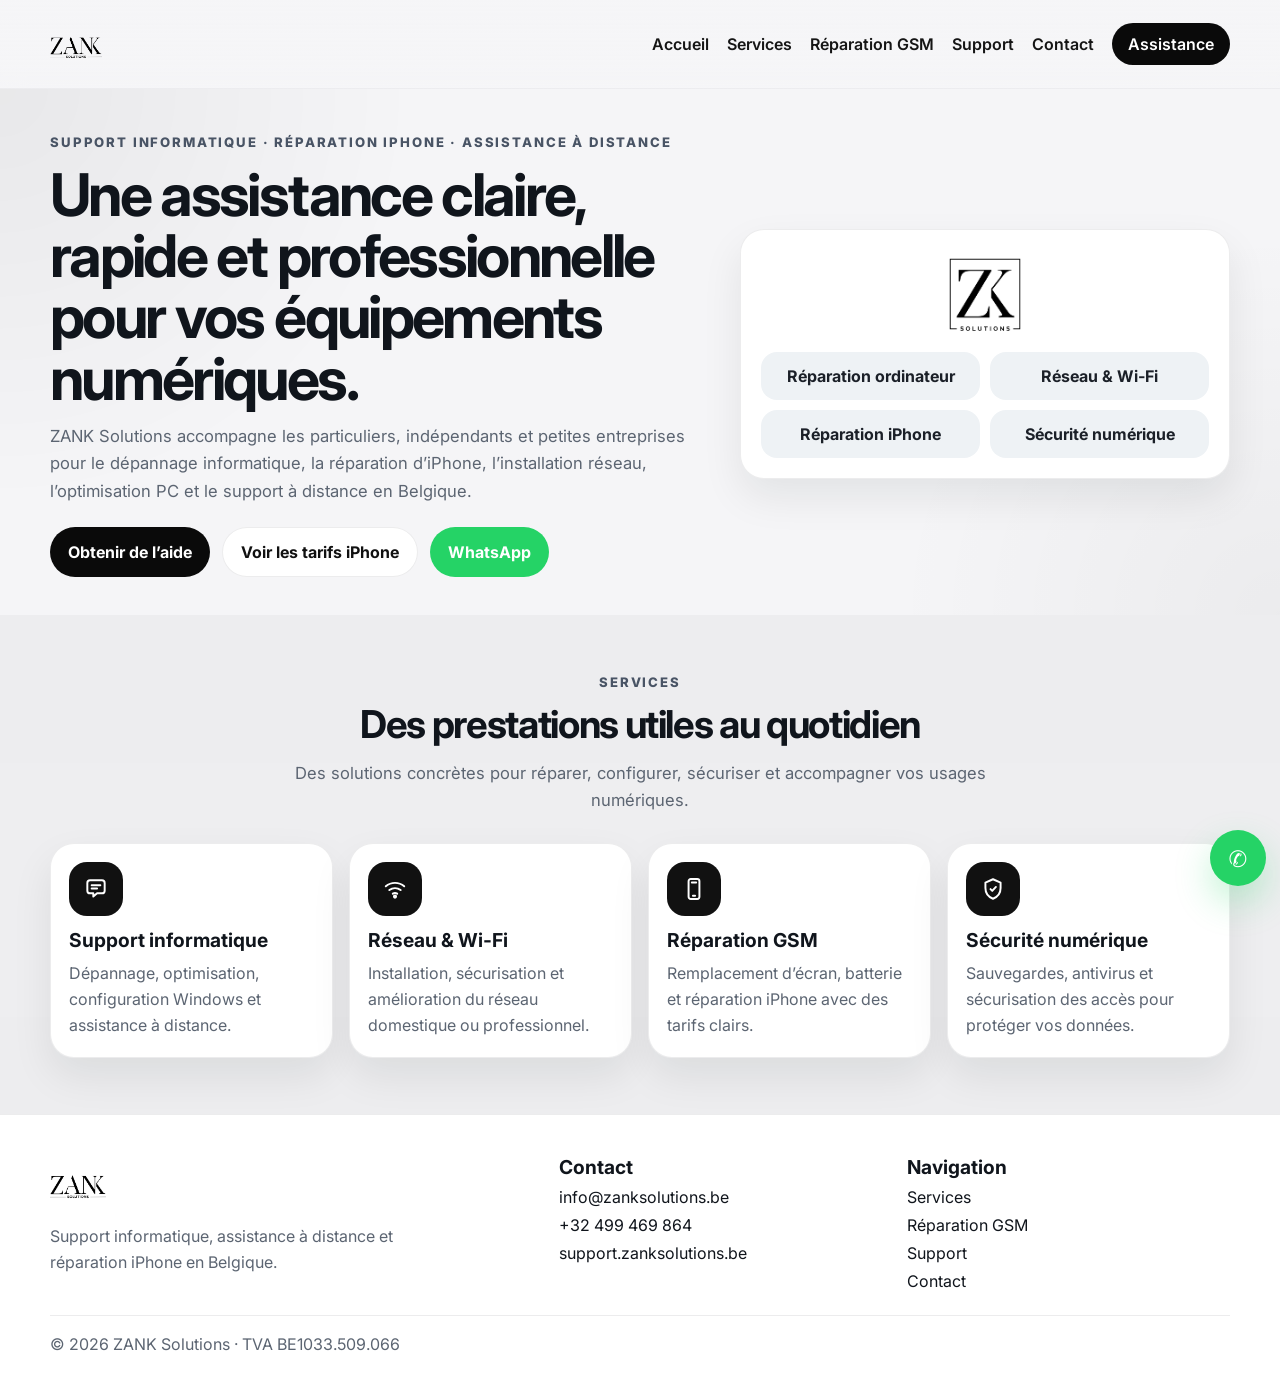
<file: index.html>
<!DOCTYPE html>
<html lang="fr">
<head>
<meta charset="UTF-8">
<meta name="viewport" content="width=device-width, initial-scale=1.0">
<meta name="theme-color" content="#0a0a0a">
<title>ZANK Solutions | Support informatique et réparation iPhone en Belgique</title>
<meta name="description" content="Support informatique, assistance à distance, réparation iPhone, installation réseau et dépannage en Belgique.">
<link rel="canonical" href="https://zanksolutions.be/">
<link rel="icon" type="image/png" href="assets/favicon.png">
<link rel="apple-touch-icon" href="assets/favicon.png">
<link rel="preconnect" href="https://fonts.googleapis.com">
<link rel="preconnect" href="https://fonts.gstatic.com" crossorigin>
<link href="https://fonts.googleapis.com/css2?family=Inter:wght@400;500;600;700;800&display=swap" rel="stylesheet">
<link rel="stylesheet" href="css/styles.css">
<script defer src="js/script.js"></script>
</head>
<body class="home-page">

<header class="site-header">
  <div class="container header-shell">
    <a class="brand" href="index.html" aria-label="Accueil ZANK Solutions">
      <img src="assets/logo-wordmark.png" alt="ZANK Solutions" class="brand-wordmark">
    </a>

    <button class="nav-toggle" type="button" aria-expanded="false" aria-controls="site-nav" aria-label="Ouvrir le menu">
      <span></span>
      <span></span>
      <span></span>
    </button>

    <nav id="site-nav" class="site-nav" aria-label="Navigation principale">
      <a href="index.html">Accueil</a>
      <a href="services.html">Services</a>
      <a href="reparation-gsm.html">Réparation GSM</a>
      <a href="support.html">Support</a>
      <a href="contact.html">Contact</a>
      <a href="support.html" class="nav-button">Assistance</a>
    </nav>
  </div>
</header>

<main>

<section class="hero-section">
  <div class="container hero-grid">
    <div class="hero-copy reveal">
      <span class="eyebrow">Support informatique · Réparation iPhone · Assistance à distance</span>
      <h1>Une assistance claire, rapide et professionnelle pour vos équipements numériques.</h1>
      <p>ZANK Solutions accompagne les particuliers, indépendants et petites entreprises pour le dépannage informatique, la réparation d’iPhone, l’installation réseau, l’optimisation PC et le support à distance en Belgique.</p>
      <div class="hero-actions">
        <a class="btn btn-dark" href="support.html">Obtenir de l’aide</a>
        <a class="btn btn-light" href="reparation-gsm.html">Voir les tarifs iPhone</a>
        <a class="btn btn-whatsapp" href="https://wa.me/32499469864" target="_blank" rel="noreferrer">WhatsApp</a>
      </div>
    </div>

    <div class="hero-panel reveal">
      <img src="assets/logo-mark.png" alt="Logo ZANK Solutions" class="hero-mark">
      <div class="badge-grid">
        <span>Réparation ordinateur</span>
        <span>Réseau & Wi‑Fi</span>
        <span>Réparation iPhone</span>
        <span>Sécurité numérique</span>
      </div>
    </div>
  </div>
</section>

<section class="section section-soft">
  <div class="container">
    <div class="section-header reveal">
      <span class="eyebrow">Services</span>
      <h2>Des prestations utiles au quotidien</h2>
      <p>Des solutions concrètes pour réparer, configurer, sécuriser et accompagner vos usages numériques.</p>
    </div>

    <div class="service-grid reveal">
      <article class="service-card">
        <div class="icon-pill"><svg viewBox="0 0 24 24" aria-hidden="true"><path d="M4 6.5A2.5 2.5 0 0 1 6.5 4h11A2.5 2.5 0 0 1 20 6.5v7A2.5 2.5 0 0 1 17.5 16H13l-3.5 3V16h-3A2.5 2.5 0 0 1 4 13.5z"/><path d="M8 8.5h8M8 11.5h5"/></svg></div>
        <h3>Support informatique</h3>
        <p>Dépannage, optimisation, configuration Windows et assistance à distance.</p>
      </article>
      <article class="service-card">
        <div class="icon-pill"><svg viewBox="0 0 24 24" aria-hidden="true"><path d="M3.5 9.5a13 13 0 0 1 17 0"/><path d="M6.8 13a8.5 8.5 0 0 1 10.4 0"/><path d="M10 16.3a3.9 3.9 0 0 1 4 0"/><circle cx="12" cy="19" r="1"/></svg></div>
        <h3>Réseau & Wi‑Fi</h3>
        <p>Installation, sécurisation et amélioration du réseau domestique ou professionnel.</p>
      </article>
      <article class="service-card">
        <div class="icon-pill"><svg viewBox="0 0 24 24" aria-hidden="true"><rect x="7" y="2.75" width="10" height="18.5" rx="2"/><path d="M10 6h4"/><path d="M11 18.25h2"/></svg></div>
        <h3>Réparation GSM</h3>
        <p>Remplacement d’écran, batterie et réparation iPhone avec des tarifs clairs.</p>
      </article>
      <article class="service-card">
        <div class="icon-pill"><svg viewBox="0 0 24 24" aria-hidden="true"><path d="M12 3l7 3.2v4.9c0 4.4-2.6 8.2-7 9.9-4.4-1.7-7-5.5-7-9.9V6.2z"/><path d="m9.7 12.1 1.6 1.6 3.4-3.6"/></svg></div>
        <h3>Sécurité numérique</h3>
        <p>Sauvegardes, antivirus et sécurisation des accès pour protéger vos données.</p>
      </article>
    </div>
  </div>
</section>

</main>

<footer class="site-footer">
  <div class="container footer-grid">
    <div class="footer-brand-block">
      <img src="assets/logo-wordmark.png" alt="ZANK Solutions" class="footer-wordmark">
      <p class="footer-text">Support informatique, assistance à distance et réparation iPhone en Belgique.</p>
    </div>

    <div>
      <h3>Contact</h3>
      <ul class="footer-links">
        <li><a href="mailto:info@zanksolutions.be">info@zanksolutions.be</a></li>
        <li><a href="tel:+32499469864">+32 499 469 864</a></li>
        <li><a href="https://support.zanksolutions.be" target="_blank" rel="noreferrer">support.zanksolutions.be</a></li>
      </ul>
    </div>

    <div>
      <h3>Navigation</h3>
      <ul class="footer-links">
        <li><a href="services.html">Services</a></li>
        <li><a href="reparation-gsm.html">Réparation GSM</a></li>
        <li><a href="support.html">Support</a></li>
        <li><a href="contact.html">Contact</a></li>
      </ul>
    </div>
  </div>
  <div class="container footer-bottom">© 2026 ZANK Solutions · TVA BE1033.509.066</div>
</footer>

<a class="whatsapp-float" href="https://wa.me/32499469864" target="_blank" rel="noreferrer" aria-label="Contacter ZANK Solutions sur WhatsApp">
  <span>✆</span>
</a>
</body>
</html>
</file>
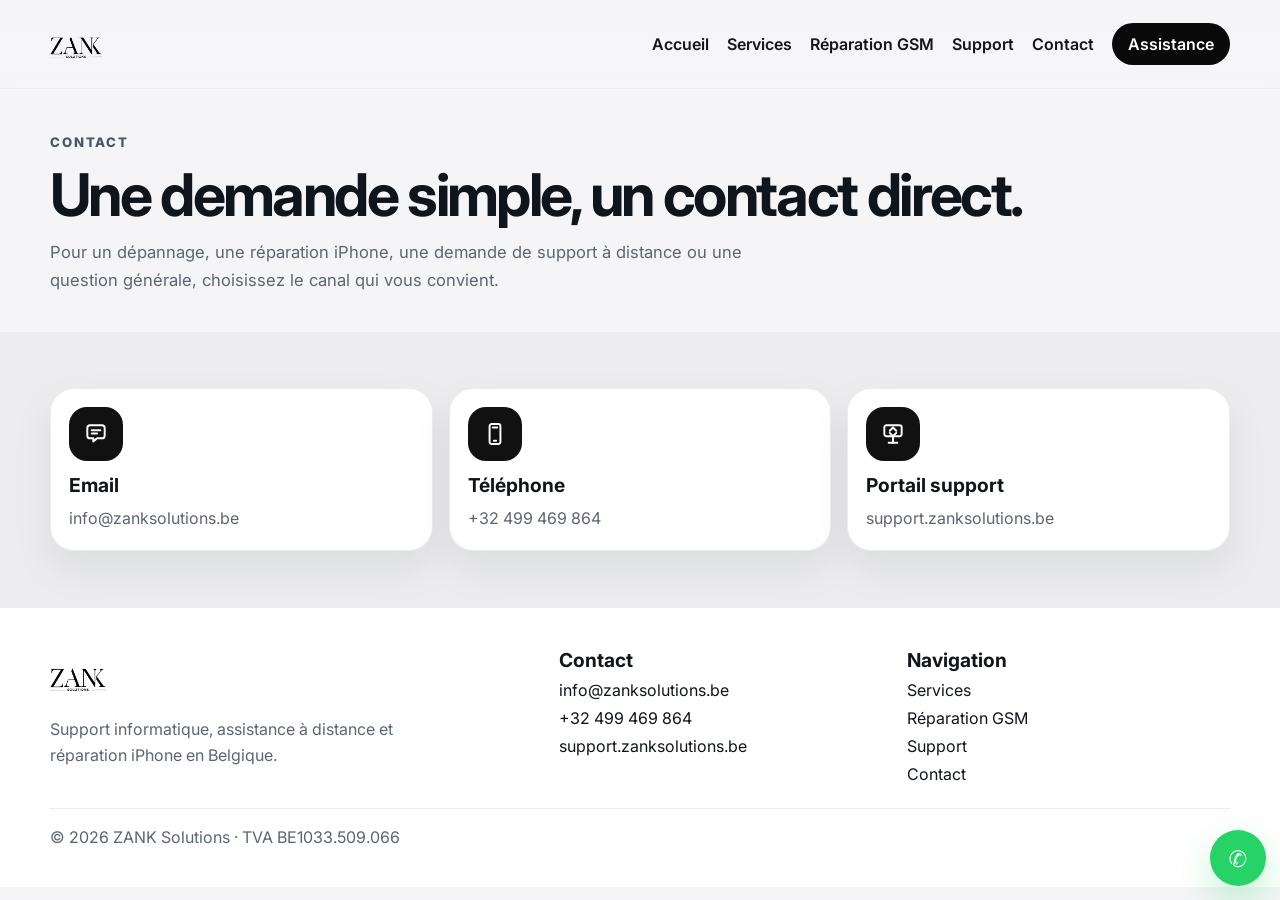
<file: contact.html>
<!DOCTYPE html>
<html lang="fr">
<head>
<meta charset="UTF-8">
<meta name="viewport" content="width=device-width, initial-scale=1.0">
<meta name="theme-color" content="#0a0a0a">
<title>Contact | ZANK Solutions</title>
<meta name="description" content="Contactez ZANK Solutions pour un dépannage, une réparation iPhone ou une assistance à distance.">
<link rel="canonical" href="https://zanksolutions.be/contact.html">
<link rel="icon" type="image/png" href="assets/favicon.png">
<link rel="apple-touch-icon" href="assets/favicon.png">
<link rel="preconnect" href="https://fonts.googleapis.com">
<link rel="preconnect" href="https://fonts.gstatic.com" crossorigin>
<link href="https://fonts.googleapis.com/css2?family=Inter:wght@400;500;600;700;800&display=swap" rel="stylesheet">
<link rel="stylesheet" href="css/styles.css">
<script defer src="js/script.js"></script>
</head>
<body class="contact-page">

<header class="site-header">
  <div class="container header-shell">
    <a class="brand" href="index.html" aria-label="Accueil ZANK Solutions">
      <img src="assets/logo-wordmark.png" alt="ZANK Solutions" class="brand-wordmark">
    </a>

    <button class="nav-toggle" type="button" aria-expanded="false" aria-controls="site-nav" aria-label="Ouvrir le menu">
      <span></span>
      <span></span>
      <span></span>
    </button>

    <nav id="site-nav" class="site-nav" aria-label="Navigation principale">
      <a href="index.html">Accueil</a>
      <a href="services.html">Services</a>
      <a href="reparation-gsm.html">Réparation GSM</a>
      <a href="support.html">Support</a>
      <a href="contact.html">Contact</a>
      <a href="support.html" class="nav-button">Assistance</a>
    </nav>
  </div>
</header>

<main>

<section class="page-hero">
  <div class="container reveal">
    <span class="eyebrow">Contact</span>
    <h1>Une demande simple, un contact direct.</h1>
    <p>Pour un dépannage, une réparation iPhone, une demande de support à distance ou une question générale, choisissez le canal qui vous convient.</p>
  </div>
</section>

<section class="section section-soft">
  <div class="container mini-grid reveal">
    <a class="mini-card" href="mailto:info@zanksolutions.be">
      <div class="icon-pill"><svg viewBox="0 0 24 24" aria-hidden="true"><path d="M4 6.5A2.5 2.5 0 0 1 6.5 4h11A2.5 2.5 0 0 1 20 6.5v7A2.5 2.5 0 0 1 17.5 16H13l-3.5 3V16h-3A2.5 2.5 0 0 1 4 13.5z"/><path d="M8 8.5h8M8 11.5h5"/></svg></div>
      <h3>Email</h3>
      <p>info@zanksolutions.be</p>
    </a>
    <a class="mini-card" href="tel:+32499469864">
      <div class="icon-pill"><svg viewBox="0 0 24 24" aria-hidden="true"><rect x="7" y="2.75" width="10" height="18.5" rx="2"/><path d="M10 6h4"/><path d="M11 18.25h2"/></svg></div>
      <h3>Téléphone</h3>
      <p>+32 499 469 864</p>
    </a>
    <a class="mini-card" href="https://support.zanksolutions.be" target="_blank" rel="noreferrer">
      <div class="icon-pill"><svg viewBox="0 0 24 24" aria-hidden="true"><rect x="4" y="4" width="16" height="10" rx="2"/><path d="M8 20h8"/><path d="M12 14v6"/><path d="m9 9 3-3 3 3"/><path d="m9 11 3 3 3-3"/></svg></div>
      <h3>Portail support</h3>
      <p>support.zanksolutions.be</p>
    </a>
  </div>
</section>

</main>

<footer class="site-footer">
  <div class="container footer-grid">
    <div class="footer-brand-block">
      <img src="assets/logo-wordmark.png" alt="ZANK Solutions" class="footer-wordmark">
      <p class="footer-text">Support informatique, assistance à distance et réparation iPhone en Belgique.</p>
    </div>

    <div>
      <h3>Contact</h3>
      <ul class="footer-links">
        <li><a href="mailto:info@zanksolutions.be">info@zanksolutions.be</a></li>
        <li><a href="tel:+32499469864">+32 499 469 864</a></li>
        <li><a href="https://support.zanksolutions.be" target="_blank" rel="noreferrer">support.zanksolutions.be</a></li>
      </ul>
    </div>

    <div>
      <h3>Navigation</h3>
      <ul class="footer-links">
        <li><a href="services.html">Services</a></li>
        <li><a href="reparation-gsm.html">Réparation GSM</a></li>
        <li><a href="support.html">Support</a></li>
        <li><a href="contact.html">Contact</a></li>
      </ul>
    </div>
  </div>
  <div class="container footer-bottom">© 2026 ZANK Solutions · TVA BE1033.509.066</div>
</footer>

<a class="whatsapp-float" href="https://wa.me/32499469864" target="_blank" rel="noreferrer" aria-label="Contacter ZANK Solutions sur WhatsApp">
  <span>✆</span>
</a>
</body>
</html>
</file>
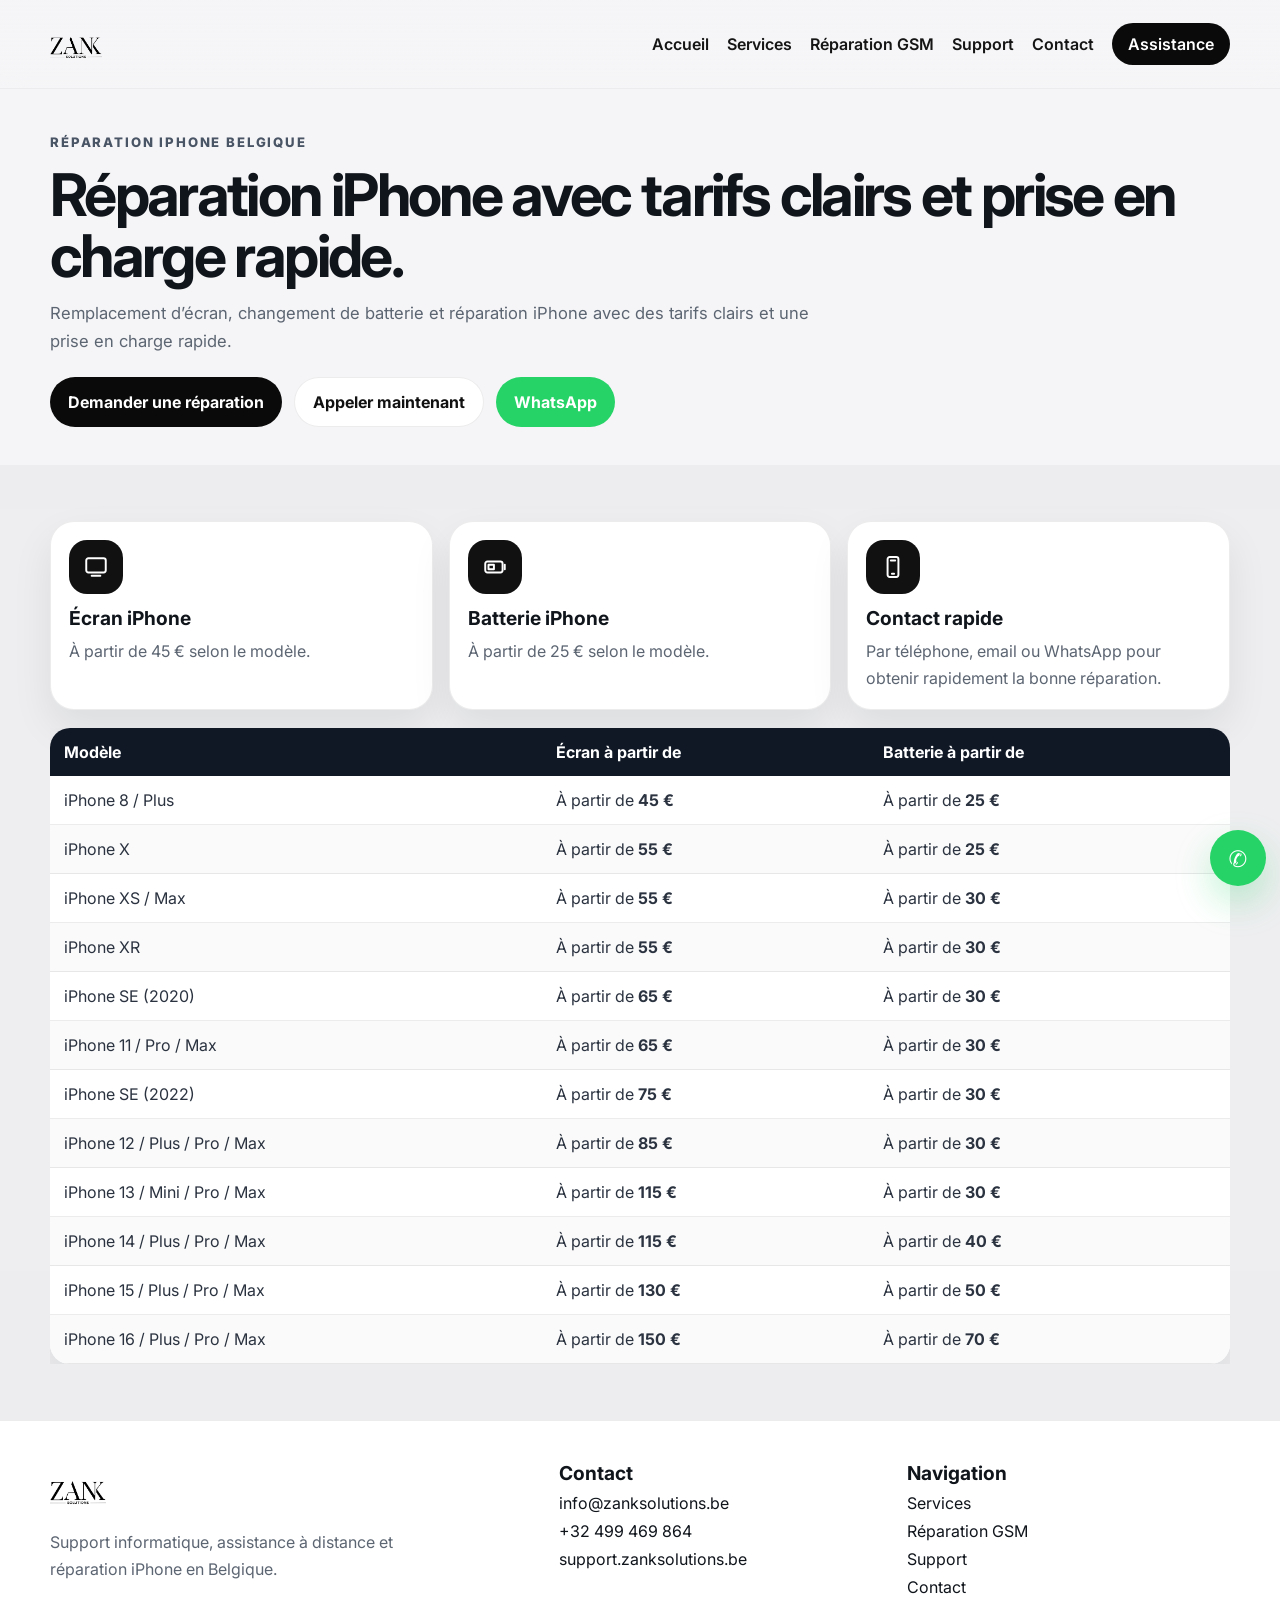
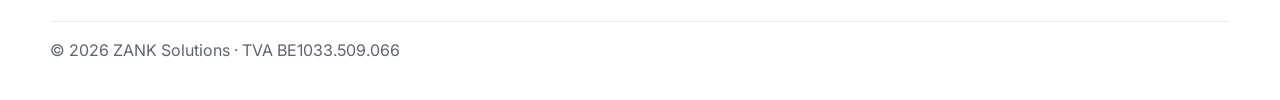
<file: reparation-gsm.html>
<!DOCTYPE html>
<html lang="fr">
<head>
<meta charset="UTF-8">
<meta name="viewport" content="width=device-width, initial-scale=1.0">
<meta name="theme-color" content="#0a0a0a">
<title>Réparation iPhone en Belgique | ZANK Solutions</title>
<meta name="description" content="Réparation iPhone en Belgique : remplacement d’écran, batterie et tarifs clairs.">
<link rel="canonical" href="https://zanksolutions.be/reparation-gsm.html">
<link rel="icon" type="image/png" href="assets/favicon.png">
<link rel="apple-touch-icon" href="assets/favicon.png">
<link rel="preconnect" href="https://fonts.googleapis.com">
<link rel="preconnect" href="https://fonts.gstatic.com" crossorigin>
<link href="https://fonts.googleapis.com/css2?family=Inter:wght@400;500;600;700;800&display=swap" rel="stylesheet">
<link rel="stylesheet" href="css/styles.css">
<script defer src="js/script.js"></script>
</head>
<body class="repair-page">

<header class="site-header">
  <div class="container header-shell">
    <a class="brand" href="index.html" aria-label="Accueil ZANK Solutions">
      <img src="assets/logo-wordmark.png" alt="ZANK Solutions" class="brand-wordmark">
    </a>

    <button class="nav-toggle" type="button" aria-expanded="false" aria-controls="site-nav" aria-label="Ouvrir le menu">
      <span></span>
      <span></span>
      <span></span>
    </button>

    <nav id="site-nav" class="site-nav" aria-label="Navigation principale">
      <a href="index.html">Accueil</a>
      <a href="services.html">Services</a>
      <a href="reparation-gsm.html">Réparation GSM</a>
      <a href="support.html">Support</a>
      <a href="contact.html">Contact</a>
      <a href="support.html" class="nav-button">Assistance</a>
    </nav>
  </div>
</header>

<main>

<section class="page-hero">
  <div class="container reveal">
    <span class="eyebrow">Réparation iPhone Belgique</span>
    <h1>Réparation iPhone avec tarifs clairs et prise en charge rapide.</h1>
    <p>Remplacement d’écran, changement de batterie et réparation iPhone avec des tarifs clairs et une prise en charge rapide.</p>
    <div class="hero-actions">
      <a class="btn btn-dark" href="contact.html">Demander une réparation</a>
      <a class="btn btn-light" href="tel:+32499469864">Appeler maintenant</a>
      <a class="btn btn-whatsapp" href="https://wa.me/32499469864" target="_blank" rel="noreferrer">WhatsApp</a>
    </div>
  </div>
</section>

<section class="section section-soft">
  <div class="container mini-grid reveal">
    <article class="mini-card">
      <div class="icon-pill"><svg viewBox="0 0 24 24" aria-hidden="true"><rect x="3" y="4" width="18" height="13" rx="2"/><path d="M8 20h8"/></svg></div>
      <h3>Écran iPhone</h3>
      <p>À partir de 45 € selon le modèle.</p>
    </article>
    <article class="mini-card">
      <div class="icon-pill"><svg viewBox="0 0 24 24" aria-hidden="true"><rect x="3" y="7" width="16" height="10" rx="2"/><path d="M21 10v4"/><path d="M6 10h5v4H6z"/></svg></div>
      <h3>Batterie iPhone</h3>
      <p>À partir de 25 € selon le modèle.</p>
    </article>
    <article class="mini-card">
      <div class="icon-pill"><svg viewBox="0 0 24 24" aria-hidden="true"><rect x="7" y="2.75" width="10" height="18.5" rx="2"/><path d="M10 6h4"/><path d="M11 18.25h2"/></svg></div>
      <h3>Contact rapide</h3>
      <p>Par téléphone, email ou WhatsApp pour obtenir rapidement la bonne réparation.</p>
    </article>
  </div>

  <div class="container table-shell reveal">
    <table class="pricing-table">
      <thead>
        <tr>
          <th>Modèle</th>
          <th>Écran à partir de</th>
          <th>Batterie à partir de</th>
        </tr>
      </thead>
      <tbody>
        <tr><td>iPhone 8 / Plus</td><td>À partir de <strong>45 €</strong></td><td>À partir de <strong>25 €</strong></td></tr>
<tr><td>iPhone X</td><td>À partir de <strong>55 €</strong></td><td>À partir de <strong>25 €</strong></td></tr>
<tr><td>iPhone XS / Max</td><td>À partir de <strong>55 €</strong></td><td>À partir de <strong>30 €</strong></td></tr>
<tr><td>iPhone XR</td><td>À partir de <strong>55 €</strong></td><td>À partir de <strong>30 €</strong></td></tr>
<tr><td>iPhone SE (2020)</td><td>À partir de <strong>65 €</strong></td><td>À partir de <strong>30 €</strong></td></tr>
<tr><td>iPhone 11 / Pro / Max</td><td>À partir de <strong>65 €</strong></td><td>À partir de <strong>30 €</strong></td></tr>
<tr><td>iPhone SE (2022)</td><td>À partir de <strong>75 €</strong></td><td>À partir de <strong>30 €</strong></td></tr>
<tr><td>iPhone 12 / Plus / Pro / Max</td><td>À partir de <strong>85 €</strong></td><td>À partir de <strong>30 €</strong></td></tr>
<tr><td>iPhone 13 / Mini / Pro / Max</td><td>À partir de <strong>115 €</strong></td><td>À partir de <strong>30 €</strong></td></tr>
<tr><td>iPhone 14 / Plus / Pro / Max</td><td>À partir de <strong>115 €</strong></td><td>À partir de <strong>40 €</strong></td></tr>
<tr><td>iPhone 15 / Plus / Pro / Max</td><td>À partir de <strong>130 €</strong></td><td>À partir de <strong>50 €</strong></td></tr>
<tr><td>iPhone 16 / Plus / Pro / Max</td><td>À partir de <strong>150 €</strong></td><td>À partir de <strong>70 €</strong></td></tr>
      </tbody>
    </table>
  </div>
</section>

</main>

<footer class="site-footer">
  <div class="container footer-grid">
    <div class="footer-brand-block">
      <img src="assets/logo-wordmark.png" alt="ZANK Solutions" class="footer-wordmark">
      <p class="footer-text">Support informatique, assistance à distance et réparation iPhone en Belgique.</p>
    </div>

    <div>
      <h3>Contact</h3>
      <ul class="footer-links">
        <li><a href="mailto:info@zanksolutions.be">info@zanksolutions.be</a></li>
        <li><a href="tel:+32499469864">+32 499 469 864</a></li>
        <li><a href="https://support.zanksolutions.be" target="_blank" rel="noreferrer">support.zanksolutions.be</a></li>
      </ul>
    </div>

    <div>
      <h3>Navigation</h3>
      <ul class="footer-links">
        <li><a href="services.html">Services</a></li>
        <li><a href="reparation-gsm.html">Réparation GSM</a></li>
        <li><a href="support.html">Support</a></li>
        <li><a href="contact.html">Contact</a></li>
      </ul>
    </div>
  </div>
  <div class="container footer-bottom">© 2026 ZANK Solutions · TVA BE1033.509.066</div>
</footer>

<a class="whatsapp-float" href="https://wa.me/32499469864" target="_blank" rel="noreferrer" aria-label="Contacter ZANK Solutions sur WhatsApp">
  <span>✆</span>
</a>
</body>
</html>
</file>
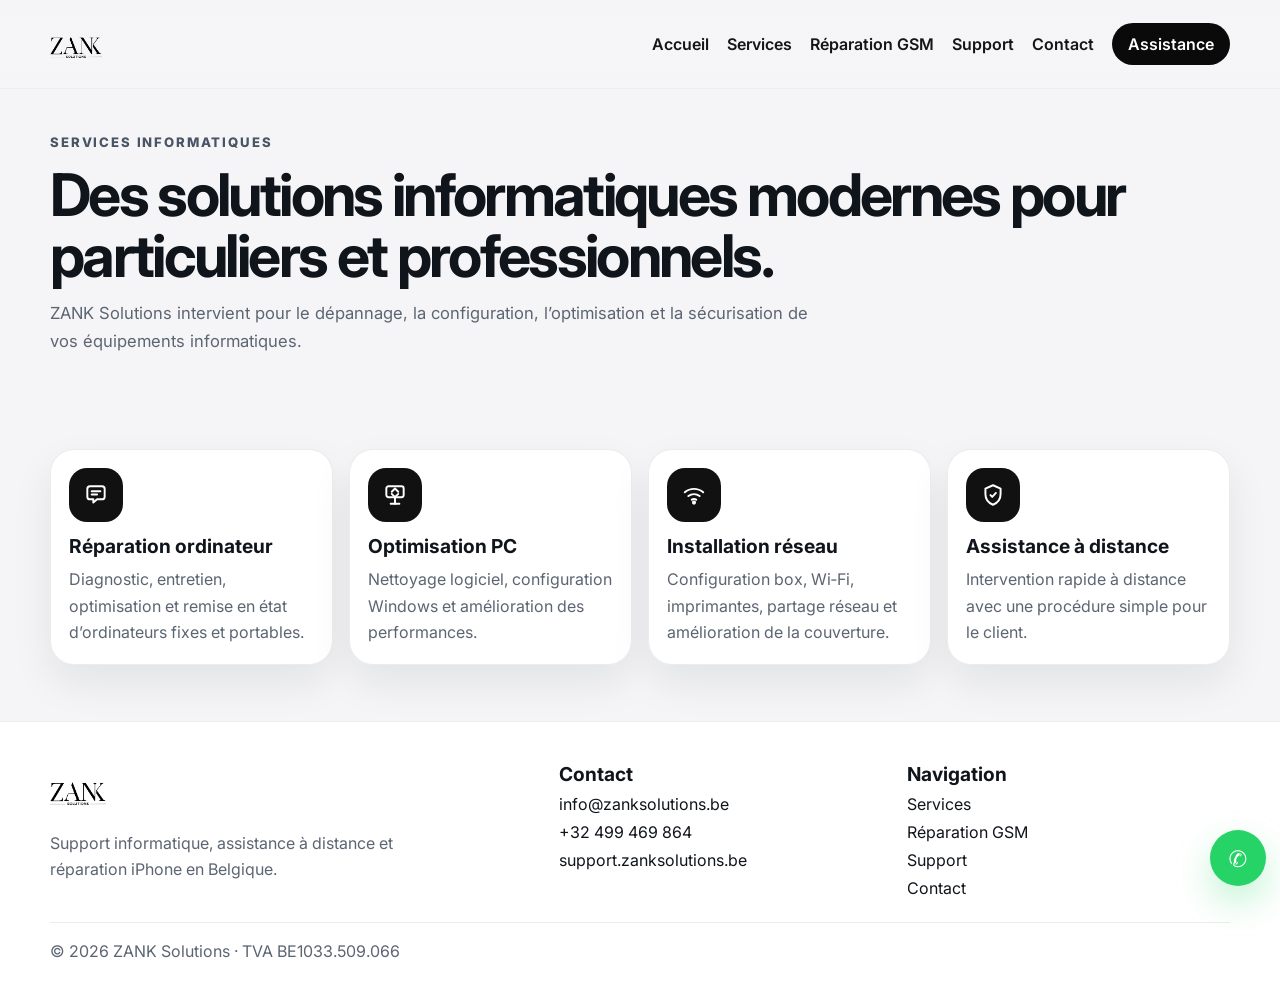
<file: services.html>
<!DOCTYPE html>
<html lang="fr">
<head>
<meta charset="UTF-8">
<meta name="viewport" content="width=device-width, initial-scale=1.0">
<meta name="theme-color" content="#0a0a0a">
<title>Services informatiques | ZANK Solutions</title>
<meta name="description" content="Support informatique, optimisation PC, réseau, sécurité numérique et assistance à distance en Belgique.">
<link rel="canonical" href="https://zanksolutions.be/services.html">
<link rel="icon" type="image/png" href="assets/favicon.png">
<link rel="apple-touch-icon" href="assets/favicon.png">
<link rel="preconnect" href="https://fonts.googleapis.com">
<link rel="preconnect" href="https://fonts.gstatic.com" crossorigin>
<link href="https://fonts.googleapis.com/css2?family=Inter:wght@400;500;600;700;800&display=swap" rel="stylesheet">
<link rel="stylesheet" href="css/styles.css">
<script defer src="js/script.js"></script>
</head>
<body class="services-page">

<header class="site-header">
  <div class="container header-shell">
    <a class="brand" href="index.html" aria-label="Accueil ZANK Solutions">
      <img src="assets/logo-wordmark.png" alt="ZANK Solutions" class="brand-wordmark">
    </a>

    <button class="nav-toggle" type="button" aria-expanded="false" aria-controls="site-nav" aria-label="Ouvrir le menu">
      <span></span>
      <span></span>
      <span></span>
    </button>

    <nav id="site-nav" class="site-nav" aria-label="Navigation principale">
      <a href="index.html">Accueil</a>
      <a href="services.html">Services</a>
      <a href="reparation-gsm.html">Réparation GSM</a>
      <a href="support.html">Support</a>
      <a href="contact.html">Contact</a>
      <a href="support.html" class="nav-button">Assistance</a>
    </nav>
  </div>
</header>

<main>

<section class="page-hero">
  <div class="container reveal">
    <span class="eyebrow">Services informatiques</span>
    <h1>Des solutions informatiques modernes pour particuliers et professionnels.</h1>
    <p>ZANK Solutions intervient pour le dépannage, la configuration, l’optimisation et la sécurisation de vos équipements informatiques.</p>
  </div>
</section>

<section class="section">
  <div class="container service-grid reveal">
    <article class="service-card">
      <div class="icon-pill"><svg viewBox="0 0 24 24" aria-hidden="true"><path d="M4 6.5A2.5 2.5 0 0 1 6.5 4h11A2.5 2.5 0 0 1 20 6.5v7A2.5 2.5 0 0 1 17.5 16H13l-3.5 3V16h-3A2.5 2.5 0 0 1 4 13.5z"/><path d="M8 8.5h8M8 11.5h5"/></svg></div>
      <h3>Réparation ordinateur</h3>
      <p>Diagnostic, entretien, optimisation et remise en état d’ordinateurs fixes et portables.</p>
    </article>
    <article class="service-card">
      <div class="icon-pill"><svg viewBox="0 0 24 24" aria-hidden="true"><rect x="4" y="4" width="16" height="10" rx="2"/><path d="M8 20h8"/><path d="M12 14v6"/><path d="m9 9 3-3 3 3"/><path d="m9 11 3 3 3-3"/></svg></div>
      <h3>Optimisation PC</h3>
      <p>Nettoyage logiciel, configuration Windows et amélioration des performances.</p>
    </article>
    <article class="service-card">
      <div class="icon-pill"><svg viewBox="0 0 24 24" aria-hidden="true"><path d="M3.5 9.5a13 13 0 0 1 17 0"/><path d="M6.8 13a8.5 8.5 0 0 1 10.4 0"/><path d="M10 16.3a3.9 3.9 0 0 1 4 0"/><circle cx="12" cy="19" r="1"/></svg></div>
      <h3>Installation réseau</h3>
      <p>Configuration box, Wi‑Fi, imprimantes, partage réseau et amélioration de la couverture.</p>
    </article>
    <article class="service-card">
      <div class="icon-pill"><svg viewBox="0 0 24 24" aria-hidden="true"><path d="M12 3l7 3.2v4.9c0 4.4-2.6 8.2-7 9.9-4.4-1.7-7-5.5-7-9.9V6.2z"/><path d="m9.7 12.1 1.6 1.6 3.4-3.6"/></svg></div>
      <h3>Assistance à distance</h3>
      <p>Intervention rapide à distance avec une procédure simple pour le client.</p>
    </article>
  </div>
</section>

</main>

<footer class="site-footer">
  <div class="container footer-grid">
    <div class="footer-brand-block">
      <img src="assets/logo-wordmark.png" alt="ZANK Solutions" class="footer-wordmark">
      <p class="footer-text">Support informatique, assistance à distance et réparation iPhone en Belgique.</p>
    </div>

    <div>
      <h3>Contact</h3>
      <ul class="footer-links">
        <li><a href="mailto:info@zanksolutions.be">info@zanksolutions.be</a></li>
        <li><a href="tel:+32499469864">+32 499 469 864</a></li>
        <li><a href="https://support.zanksolutions.be" target="_blank" rel="noreferrer">support.zanksolutions.be</a></li>
      </ul>
    </div>

    <div>
      <h3>Navigation</h3>
      <ul class="footer-links">
        <li><a href="services.html">Services</a></li>
        <li><a href="reparation-gsm.html">Réparation GSM</a></li>
        <li><a href="support.html">Support</a></li>
        <li><a href="contact.html">Contact</a></li>
      </ul>
    </div>
  </div>
  <div class="container footer-bottom">© 2026 ZANK Solutions · TVA BE1033.509.066</div>
</footer>

<a class="whatsapp-float" href="https://wa.me/32499469864" target="_blank" rel="noreferrer" aria-label="Contacter ZANK Solutions sur WhatsApp">
  <span>✆</span>
</a>
</body>
</html>
</file>
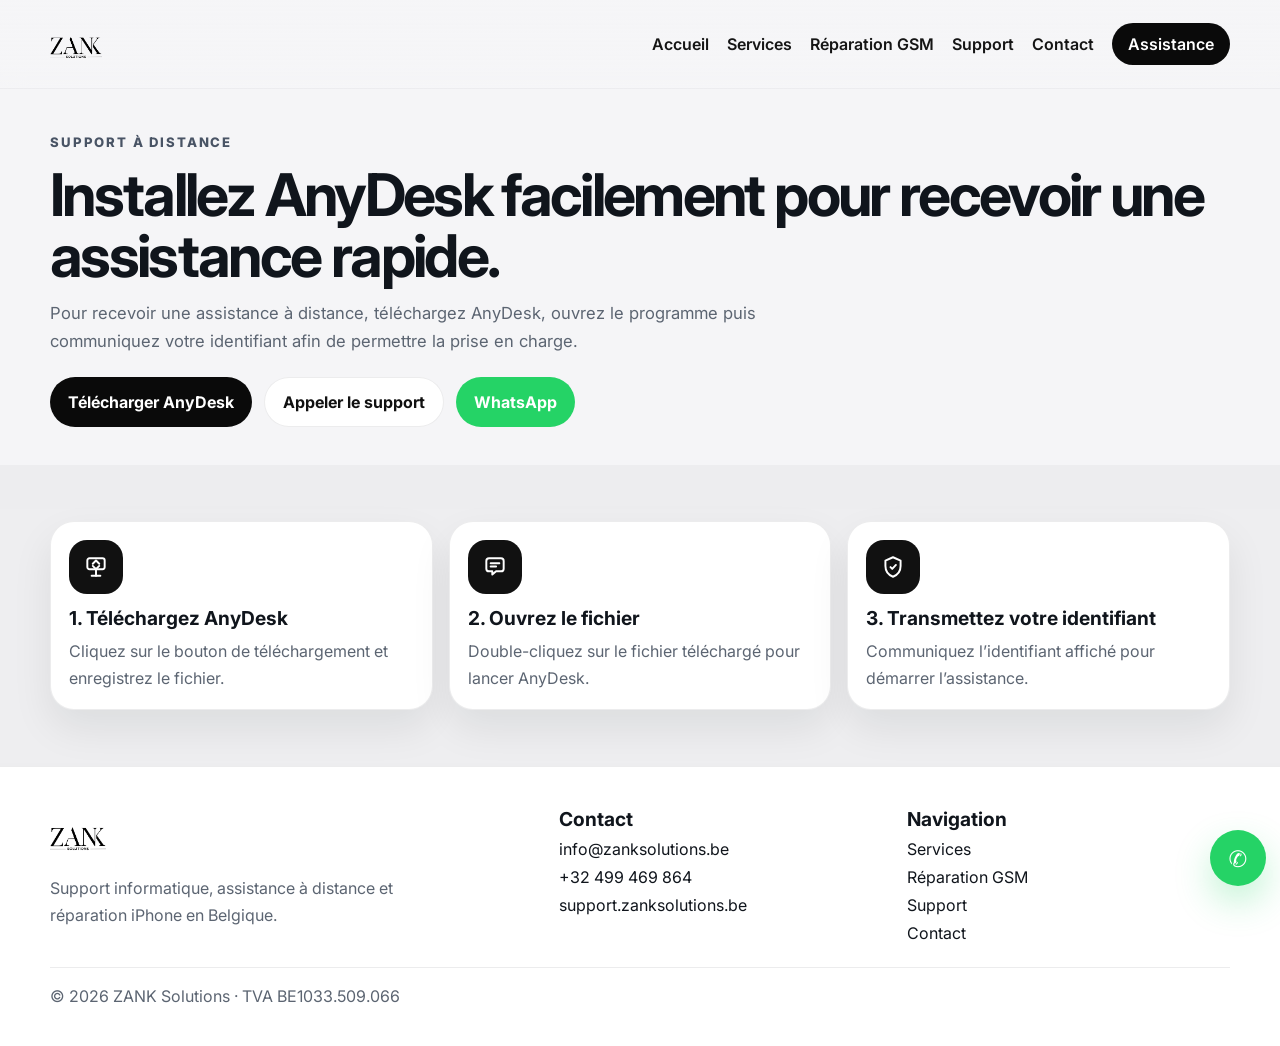
<file: support.html>
<!DOCTYPE html>
<html lang="fr">
<head>
<meta charset="UTF-8">
<meta name="viewport" content="width=device-width, initial-scale=1.0">
<meta name="theme-color" content="#0a0a0a">
<title>Support à distance | ZANK Solutions</title>
<meta name="description" content="Installez AnyDesk simplement pour recevoir une assistance à distance rapide.">
<link rel="canonical" href="https://zanksolutions.be/support.html">
<link rel="icon" type="image/png" href="assets/favicon.png">
<link rel="apple-touch-icon" href="assets/favicon.png">
<link rel="preconnect" href="https://fonts.googleapis.com">
<link rel="preconnect" href="https://fonts.gstatic.com" crossorigin>
<link href="https://fonts.googleapis.com/css2?family=Inter:wght@400;500;600;700;800&display=swap" rel="stylesheet">
<link rel="stylesheet" href="css/styles.css">
<script defer src="js/script.js"></script>
</head>
<body class="support-page">

<header class="site-header">
  <div class="container header-shell">
    <a class="brand" href="index.html" aria-label="Accueil ZANK Solutions">
      <img src="assets/logo-wordmark.png" alt="ZANK Solutions" class="brand-wordmark">
    </a>

    <button class="nav-toggle" type="button" aria-expanded="false" aria-controls="site-nav" aria-label="Ouvrir le menu">
      <span></span>
      <span></span>
      <span></span>
    </button>

    <nav id="site-nav" class="site-nav" aria-label="Navigation principale">
      <a href="index.html">Accueil</a>
      <a href="services.html">Services</a>
      <a href="reparation-gsm.html">Réparation GSM</a>
      <a href="support.html">Support</a>
      <a href="contact.html">Contact</a>
      <a href="support.html" class="nav-button">Assistance</a>
    </nav>
  </div>
</header>

<main>

<section class="page-hero">
  <div class="container reveal">
    <span class="eyebrow">Support à distance</span>
    <h1>Installez AnyDesk facilement pour recevoir une assistance rapide.</h1>
    <p>Pour recevoir une assistance à distance, téléchargez AnyDesk, ouvrez le programme puis communiquez votre identifiant afin de permettre la prise en charge.</p>
    <div class="hero-actions">
      <a class="btn btn-dark" href="https://anydesk.com/fr/downloads" target="_blank" rel="noreferrer">Télécharger AnyDesk</a>
      <a class="btn btn-light" href="tel:+32499469864">Appeler le support</a>
      <a class="btn btn-whatsapp" href="https://wa.me/32499469864" target="_blank" rel="noreferrer">WhatsApp</a>
    </div>
  </div>
</section>

<section class="section section-soft">
  <div class="container mini-grid reveal">
    <article class="mini-card">
      <div class="icon-pill"><svg viewBox="0 0 24 24" aria-hidden="true"><rect x="4" y="4" width="16" height="10" rx="2"/><path d="M8 20h8"/><path d="M12 14v6"/><path d="m9 9 3-3 3 3"/><path d="m9 11 3 3 3-3"/></svg></div>
      <h3>1. Téléchargez AnyDesk</h3>
      <p>Cliquez sur le bouton de téléchargement et enregistrez le fichier.</p>
    </article>
    <article class="mini-card">
      <div class="icon-pill"><svg viewBox="0 0 24 24" aria-hidden="true"><path d="M4 6.5A2.5 2.5 0 0 1 6.5 4h11A2.5 2.5 0 0 1 20 6.5v7A2.5 2.5 0 0 1 17.5 16H13l-3.5 3V16h-3A2.5 2.5 0 0 1 4 13.5z"/><path d="M8 8.5h8M8 11.5h5"/></svg></div>
      <h3>2. Ouvrez le fichier</h3>
      <p>Double-cliquez sur le fichier téléchargé pour lancer AnyDesk.</p>
    </article>
    <article class="mini-card">
      <div class="icon-pill"><svg viewBox="0 0 24 24" aria-hidden="true"><path d="M12 3l7 3.2v4.9c0 4.4-2.6 8.2-7 9.9-4.4-1.7-7-5.5-7-9.9V6.2z"/><path d="m9.7 12.1 1.6 1.6 3.4-3.6"/></svg></div>
      <h3>3. Transmettez votre identifiant</h3>
      <p>Communiquez l’identifiant affiché pour démarrer l’assistance.</p>
    </article>
  </div>
</section>

</main>

<footer class="site-footer">
  <div class="container footer-grid">
    <div class="footer-brand-block">
      <img src="assets/logo-wordmark.png" alt="ZANK Solutions" class="footer-wordmark">
      <p class="footer-text">Support informatique, assistance à distance et réparation iPhone en Belgique.</p>
    </div>

    <div>
      <h3>Contact</h3>
      <ul class="footer-links">
        <li><a href="mailto:info@zanksolutions.be">info@zanksolutions.be</a></li>
        <li><a href="tel:+32499469864">+32 499 469 864</a></li>
        <li><a href="https://support.zanksolutions.be" target="_blank" rel="noreferrer">support.zanksolutions.be</a></li>
      </ul>
    </div>

    <div>
      <h3>Navigation</h3>
      <ul class="footer-links">
        <li><a href="services.html">Services</a></li>
        <li><a href="reparation-gsm.html">Réparation GSM</a></li>
        <li><a href="support.html">Support</a></li>
        <li><a href="contact.html">Contact</a></li>
      </ul>
    </div>
  </div>
  <div class="container footer-bottom">© 2026 ZANK Solutions · TVA BE1033.509.066</div>
</footer>

<a class="whatsapp-float" href="https://wa.me/32499469864" target="_blank" rel="noreferrer" aria-label="Contacter ZANK Solutions sur WhatsApp">
  <span>✆</span>
</a>
</body>
</html>
</file>
<file: css/styles.css>
:root{
  --bg:#f5f5f7;
  --surface:#ffffff;
  --surface-soft:#eef2f5;
  --text:#10151c;
  --muted:#5c6572;
  --line:rgba(16,21,28,.08);
  --shadow:0 18px 40px rgba(16,21,28,.08);
  --shadow-soft:0 10px 24px rgba(16,21,28,.06);
  --dark:#0a0a0a;
  --wa:#25D366;
}
*{box-sizing:border-box}
html{scroll-behavior:smooth}
body{
  margin:0;
  font-family:Inter,system-ui,-apple-system,sans-serif;
  background:var(--bg);
  color:var(--text);
}
a{text-decoration:none;color:inherit}
img{max-width:100%;display:block}
svg{
  width:26px;
  height:26px;
  fill:none;
  stroke:currentColor;
  stroke-width:1.8;
  stroke-linecap:round;
  stroke-linejoin:round;
}
.container{
  width:min(1180px, calc(100% - 24px));
  margin:0 auto;
}

/* Header */
.site-header{
  position:sticky;
  top:0;
  z-index:40;
  background:linear-gradient(180deg,rgba(245,245,247,.98) 0%, rgba(245,245,247,.92) 76%, rgba(245,245,247,.68) 100%);
  backdrop-filter:blur(12px);
  border-bottom:1px solid rgba(16,21,28,.04);
}
.header-shell{
  min-height:88px;
  display:flex;
  align-items:center;
  justify-content:space-between;
  gap:16px;
  position:relative;
}
.brand{
  display:flex;
  align-items:center;
  flex:0 0 auto;
}
.brand-wordmark{
  height:52px;
  width:auto;
}
.site-nav{
  display:flex;
  align-items:center;
  gap:18px;
  flex-wrap:nowrap;
  white-space:nowrap;
}
.site-nav a{
  font-weight:600;
  color:#151515;
}
.nav-button{
  display:inline-flex;
  align-items:center;
  justify-content:center;
  min-height:42px;
  padding:0 16px;
  border-radius:999px;
  background:#0a0a0a;
  color:#fff !important;
}
.nav-toggle{
  display:none;
  width:36px;
  height:28px;
  padding:0;
  border:none;
  background:transparent;
  flex-direction:column;
  justify-content:center;
  align-items:center;
  gap:5px;
  cursor:pointer;
}
.nav-toggle span{
  display:block;
  width:26px;
  height:3px;
  border-radius:999px;
  background:#000;
}

/* Hero + Sections */
.hero-section,
.page-hero{
  padding:42px 0 38px;
}
.hero-section{
  background:
    radial-gradient(circle at top left, rgba(0,0,0,.05), transparent 30%),
    radial-gradient(circle at bottom right, rgba(0,0,0,.04), transparent 28%);
}
.hero-grid{
  display:grid;
  grid-template-columns:1.15fr .85fr;
  gap:28px;
  align-items:center;
}
.eyebrow{
  display:inline-block;
  margin-bottom:14px;
  font-size:.82rem;
  font-weight:800;
  letter-spacing:.14em;
  text-transform:uppercase;
  color:#495465;
}
h1{
  margin:0;
  font-size:clamp(2.2rem,4.6vw,4.4rem);
  line-height:1.04;
  letter-spacing:-.045em;
}
h2{
  margin:0;
  font-size:clamp(1.7rem,3vw,2.8rem);
  line-height:1.08;
  letter-spacing:-.035em;
}
h3{
  margin:0 0 8px;
  font-size:1.2rem;
}
p{
  margin:0;
  color:var(--muted);
  line-height:1.65;
}
.hero-copy p,
.page-hero p,
.section-header p{
  margin-top:14px;
  max-width:760px;
  font-size:1.04rem;
}
.hero-actions{
  display:flex;
  flex-wrap:wrap;
  gap:12px;
  margin-top:22px;
}
.btn{
  display:inline-flex;
  align-items:center;
  justify-content:center;
  min-height:50px;
  padding:0 18px;
  border-radius:999px;
  font-weight:700;
}
.btn-dark{background:#0a0a0a;color:#fff}
.btn-light{background:#fff;color:#111;border:1px solid var(--line)}
.btn-whatsapp{background:var(--wa);color:#fff}

.hero-panel,
.service-card,
.mini-card{
  background:#fff;
  border:1px solid var(--line);
  border-radius:24px;
  box-shadow:var(--shadow);
}
.hero-panel{
  padding:20px;
}
.hero-mark{
  width:88px;
  margin:0 auto 14px;
}
.badge-grid{
  display:grid;
  grid-template-columns:1fr 1fr;
  gap:10px;
}
.badge-grid span{
  background:var(--surface-soft);
  padding:14px;
  border-radius:16px;
  text-align:center;
  font-weight:700;
  color:#1b2028;
}

.section{
  padding:56px 0;
}
.section-soft{
  background:rgba(16,21,28,.03);
}
.section-header{
  text-align:center;
  max-width:760px;
  margin:0 auto 28px;
}
.service-grid,
.mini-grid{
  display:grid;
  gap:16px;
}
.service-grid{
  grid-template-columns:repeat(4,1fr);
}
.mini-grid{
  grid-template-columns:repeat(3,1fr);
}
.service-card,
.mini-card{
  padding:18px;
}
.icon-pill{
  width:54px;
  height:54px;
  border-radius:18px;
  background:#111;
  color:#fff;
  display:grid;
  place-items:center;
  margin-bottom:12px;
}

/* Table */
.table-shell{
  margin-top:18px;
}
.table-shell{
  overflow:auto;
}
.pricing-table{
  width:100%;
  min-width:760px;
  border-collapse:collapse;
  background:#fff;
  border-radius:20px;
  overflow:hidden;
  box-shadow:var(--shadow);
}
.pricing-table th{
  background:#101826;
  color:#fff;
  text-align:left;
  padding:14px;
}
.pricing-table td{
  padding:14px;
  border-bottom:1px solid var(--line);
  color:#2b3340;
}
.pricing-table tr:nth-child(even) td{
  background:#fafafa;
}

/* Footer */
.site-footer{
  padding:40px 0;
  background:#fff;
  border-top:1px solid var(--line);
}
.footer-grid{
  display:grid;
  grid-template-columns:1.2fr .8fr .8fr;
  gap:24px;
}
.footer-wordmark{
  height:56px;
  width:auto;
  margin-bottom:12px;
}
.footer-text{
  max-width:420px;
}
.footer-links{
  list-style:none;
  margin:0;
  padding:0;
  display:grid;
  gap:8px;
}
.footer-bottom{
  margin-top:24px;
  padding-top:18px;
  border-top:1px solid var(--line);
  color:var(--muted);
}

/* Floating WhatsApp */
.whatsapp-float{
  position:fixed;
  right:14px;
  bottom:14px;
  z-index:45;
  width:56px;
  height:56px;
  border-radius:999px;
  background:var(--wa);
  color:#fff;
  display:grid;
  place-items:center;
  font-size:1.4rem;
  box-shadow:0 16px 36px rgba(37,211,102,.28);
}

/* Reveal */
.reveal{
  animation:fadeUp .6s ease both;
}
@keyframes fadeUp{
  from{opacity:0;transform:translateY(12px)}
  to{opacity:1;transform:translateY(0)}
}

/* Collapse nav before wrapping */
@media (max-width: 1024px){
  .header-shell{
    min-height:74px;
  }
  .brand-wordmark{
    height:40px;
  }
  .nav-toggle{
    display:flex;
  }
  .site-nav{
    display:none;
    position:absolute;
    top:74px;
    left:12px;
    right:12px;
    flex-direction:column;
    align-items:stretch;
    gap:6px;
    padding:10px;
    background:#fff;
    border:1px solid var(--line);
    border-radius:18px;
    box-shadow:var(--shadow);
    white-space:normal;
  }
  .site-nav.is-open{
    display:flex;
  }
  .site-nav a{
    display:block;
    width:100%;
    padding:12px 14px;
    border-radius:12px;
  }
  .site-nav a:hover{
    background:rgba(16,21,28,.04);
  }
  .nav-button{
    width:100%;
    justify-content:center;
    margin-top:4px;
  }
  .hero-grid,
  .footer-grid{
    grid-template-columns:1fr;
  }
  .service-grid{
    grid-template-columns:repeat(2,1fr);
  }
  .mini-grid{
    grid-template-columns:1fr;
  }
  .hero-panel{
    order:-1;
  }
}

/* Mobile */
@media (max-width: 640px){
  .container{
    width:min(100% - 16px, 1180px);
  }
  .header-shell{
    min-height:68px;
  }
  .brand-wordmark{
    height:34px;
  }
  .site-nav{
    top:68px;
    left:8px;
    right:8px;
  }
  .hero-section,
  .page-hero{
    padding:20px 0 28px;
  }
  h1{
    font-size:clamp(1.95rem,10vw,2.6rem);
  }
  h2{
    font-size:clamp(1.45rem,8vw,1.9rem);
  }
  .hero-actions{
    display:grid;
    grid-template-columns:1fr;
  }
  .btn{
    width:100%;
  }
  .hero-grid{
    gap:16px;
  }
  .hero-panel,
  .service-card,
  .mini-card{
    border-radius:20px;
  }
  .hero-panel{
    padding:14px;
  }
  .hero-mark{
    width:72px;
  }
  .badge-grid{
    grid-template-columns:1fr;
  }
  .service-grid,
  .mini-grid{
    grid-template-columns:1fr;
  }
  .service-card,
  .mini-card{
    padding:16px;
  }
  .pricing-table{
    min-width:560px;
  }
  .footer-wordmark{
    height:42px;
  }
}
</file>
